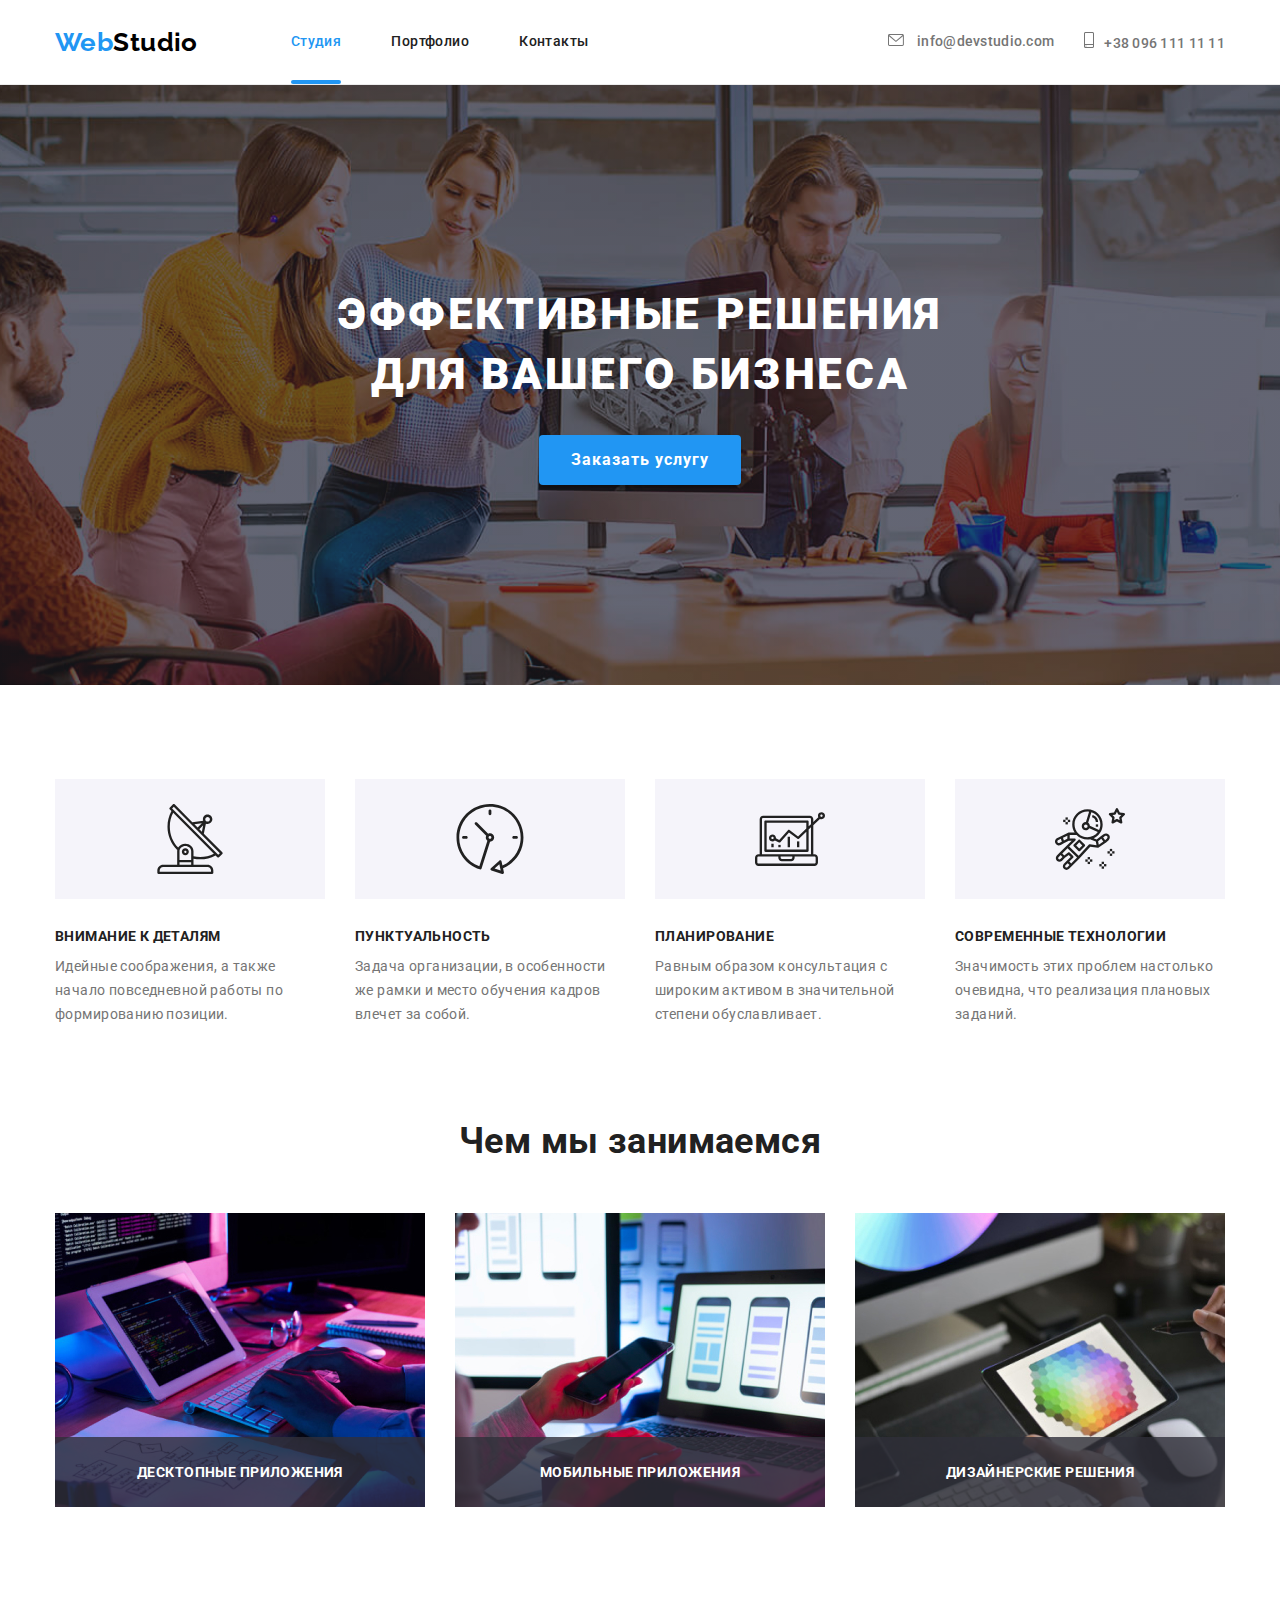
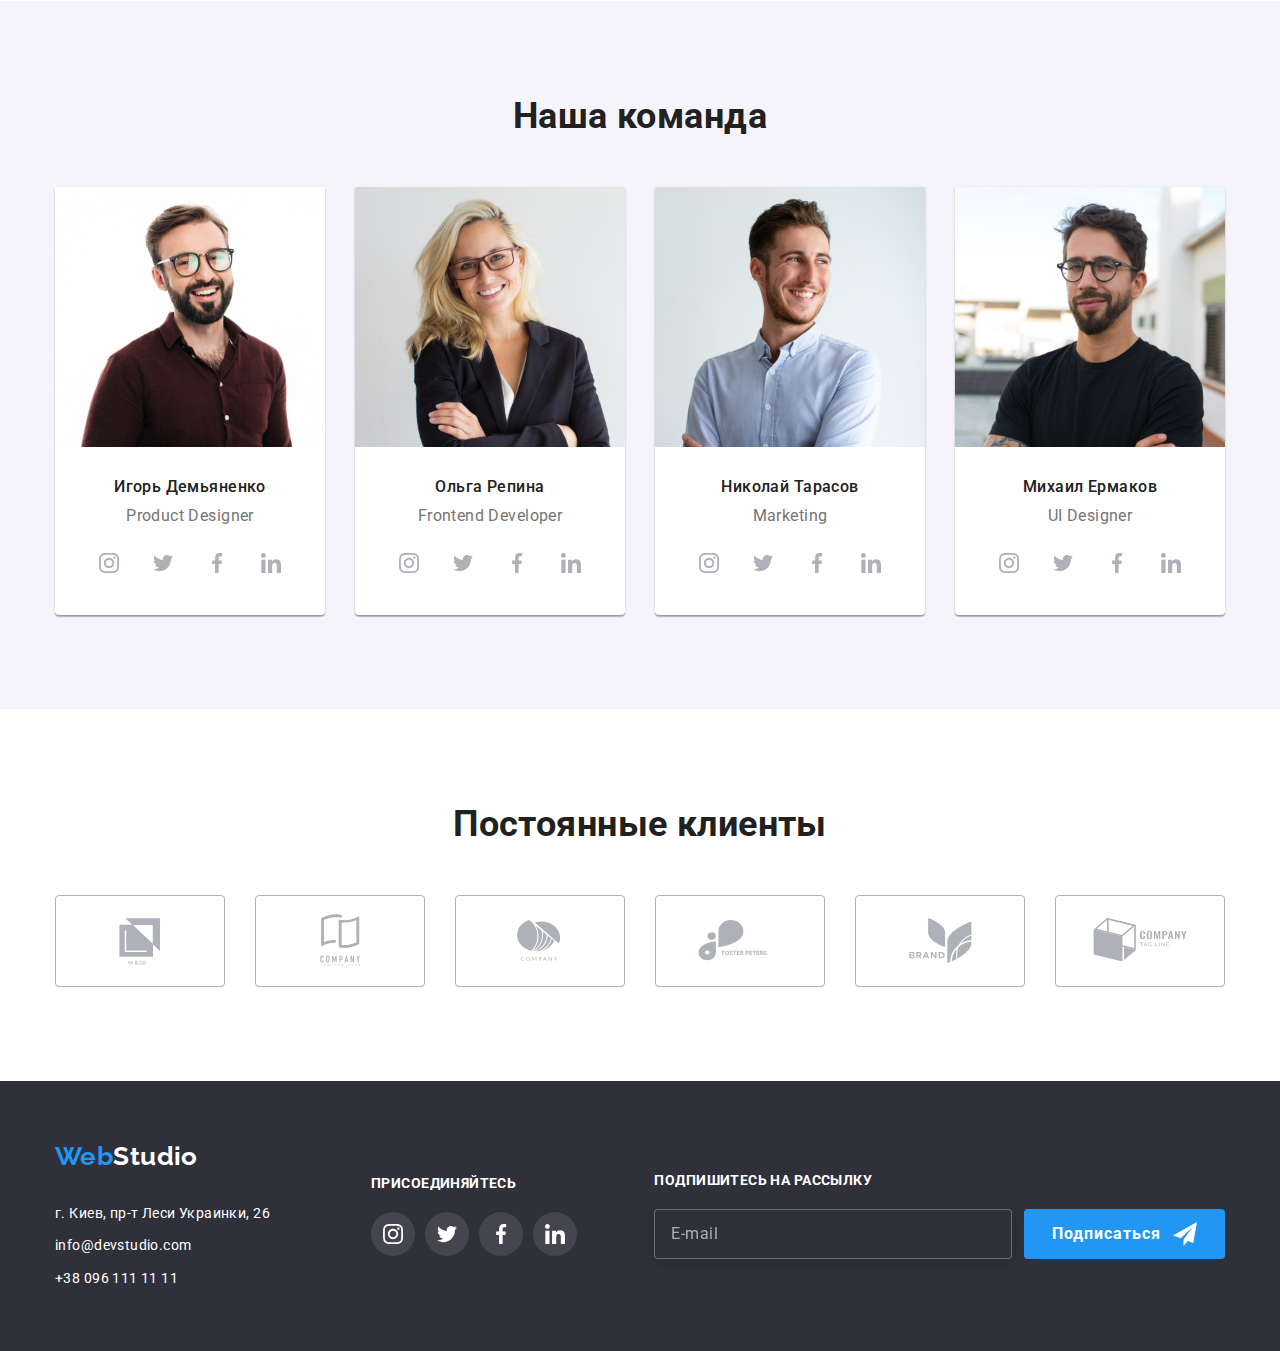
<file: index.html>
<!DOCTYPE html>
<html lang="ru">

<head>
    <meta charset="UTF-8">
    <meta http-equiv="X-UA-Compatible" content="IE=edge">
    <meta name="viewport" content="width=device-width, initial-scale=1.0">
    <title>Главная</title>
    <link rel="preconnect" href="https://fonts.googleapis.com">
    <link rel="preconnect" href="https://fonts.gstatic.com" crossorigin>
    <link
        href="https://fonts.googleapis.com/css2?family=Raleway:wght@700&family=Roboto:wght@400;500;700;900&display=swap"
        rel="stylesheet">
    <link rel="stylesheet"
        href="https://cdnjs.cloudflare.com/ajax/libs/modern-normalize/1.0.0/modern-normalize.min.css" />
    <link rel="stylesheet" href="./css/main.min.css">
</head>

<body>
    <!-- Header -->
    <header class="header">
        <div class="header__container container">
            <nav class="header__nav v-centered">
                <a class="header__logo logo link" href="./">
                    Web<span>Studio</span>
                </a>
                <ul class="header__list v-centered list">
                    <li><a class="header__link link current" href="./index.html">Студия</a></li>
                    <li><a class="header__link link" href="./portfolio.html">Портфолио</a></li>
                    <li><a class="header__link link" href="">Контакты</a></li>
                </ul>
                <ul class="header-contacts v-centered list">
                    <li class="centered">
                        <a class="header-contacts__link link" href="mailto:info@devstudio.com"><svg class="icon"
                                width="16" height="12">
                                <use href="./images/icons.svg/symbol-defs.svg#icon-envelope"></use>
                            </svg> <span> info@devstudio.com</span></a>
                    </li>
                    <li class="centered">

                        <a class="header-contacts__link link" href="tel:+380961111111"><svg class="icon" width="10"
                                height="16">
                                <use href="./images/icons.svg/symbol-defs.svg#icon-smartphone"></use>
                            </svg><span>+38 096 111 11 11</span></a>
                    </li>
                </ul>
            </nav>
        </div>
    </header>
    <!-- Main -->
    <main>
        <!-- Hero -->
        <section class="hero section">
            <div class="hero__container container">
                <h1 class="hero__title">Эффективные решения <br> для вашего бизнеса</h1>
                <button class="hero__button button primary" type="button" data-modal-open>Заказать услугу</button>


            </div>
        </section>
        <!-- Benefits -->
        <section class="benefits section">
            <div class="benefits__container container">
                <h2 class="visually-hidden">Преимущества</h2>
                <ul class="benefits__list list g-centered">
                    <li class="benefits__item item">
                        <div class="benefits__icon item centered"><svg class="icon" width="70" height="70">
                                <use href="./images/icons.svg/symbol-defs.svg#icon-antenna-1">
                                </use>
                            </svg></div>
                        <h3 class="benefits__title title">Внимание к деталям</h3>
                        <p class="benefits__description">Идейные соображения, а также начало повседневной работы по
                            формированию
                            позиции.
                        </p>
                    </li>
                    <li class="benefits__item item">
                        <div class="benefits__icon item centered"><svg class="icon" width="70" height="70">
                                <use href="./images/icons.svg/symbol-defs.svg#icon-clock-1">
                                </use>
                            </svg></div>
                        <h3 class="benefits__title title">Пунктуальность</h3>
                        <p class="benefits__description">Задача организации, в особенности же рамки и место обучения
                            кадров влечет за
                            собой.</p>
                    </li>
                    <li class="benefits__item item">
                        <div class="benefits__icon item centered"><svg class="icon" width="70" height="70">
                                <use href="./images/icons.svg/symbol-defs.svg#icon-diagram-1">
                                </use>
                            </svg></div>
                        <h3 class="benefits__title title">Планирование</h3>
                        <p class="benefits__description">Равным образом консультация с широким активом в значительной
                            степени
                            обуславливает.</p>
                    </li>
                    <li class="benefits__item item">
                        <div class="benefits__icon item centered"><svg class="icon" width="70" height="70">
                                <use href="./images/icons.svg/symbol-defs.svg#icon-astronaut-1">
                                </use>
                            </svg></div>
                        <h3 class="benefits__title title">Современные технологии</h3>
                        <p class="benefits__description">Значимость этих проблем настолько очевидна, что реализация
                            плановых заданий.
                        </p>
                    </li>
                </ul>
            </div>

        </section>
        <!--Work examples-->
        <section class="samples section">
            <div class="samples__container container">
                <h2 class="samples__title section-title">Чем мы занимаемся</h2>
                <ul class="samples__list list v-centered">
                    <li class="samples__item item">
                        <img class="img" src="./images/frontend_development.jpg" alt="человек печатает на клавиатуре"
                            width="370" />
                        <div class="samples__block">
                            <p class="samples__text">Десктопные приложения</p>
                        </div>
                    </li>
                    <li class="samples__item item">
                        <img class="img" src="./images/product_design.jpg"
                            alt="человек с телефоном в руке смотрит в ноутбук" width="370" />
                        <div class="samples__block">
                            <p class="samples__text">Мобильные приложения</p>
                        </div>
                    </li>
                    <li class="samples__item item">
                        <img class="img" src="./images/ui_design.jpg"
                            alt="человек выбирает цвет на графическом планшете" width="370" />
                        <div class="samples__block">
                            <p class="samples__text">Дизайнерские решения</p>
                        </div>
                    </li>
                </ul>
            </div>
        </section>
        <!-- Team -->
        <section class="team section">
            <div class="team__container container">
                <h2 class="team__title section-title">Наша команда</h2>
                <ul class="team__list g-centered list">
                    <li class="team__item item">
                        <a class="link" href="">
                            <img class="img" src="./images/product_designer.jpg" alt="дизайнер продукта" width="270" />
                        </a>
                        <div class="team__description">
                            <h3 class="team__name title">Игорь Демьяненко</h3>
                            <p class="team__role" lang="en">Product Designer</p>
                            <ul class="list g-centered">
                                <li class="social__item"> <a class="link social__link centered" href=""> <svg
                                            class="icon" width="20" height="20">
                                            <use href="./images/icons.svg/symbol-defs.svg#icon-instagram"></use>
                                        </svg></a></li>
                                <li class="social__item"><a class="link social__link centered" href=""><svg class="icon"
                                            width="20" height="20">
                                            <use href="./images/icons.svg/symbol-defs.svg#icon-twitter"></use>
                                        </svg></a></li>
                                <li class="social__item"><a class="link social__link centered" href=""><svg class="icon"
                                            width="20" height="20">
                                            <use href="./images/icons.svg/symbol-defs.svg#icon-facebook"></use>
                                        </svg></a></li>
                                <li class="social__item"><a class="link social__link centered" href=""><svg class="icon"
                                            width="20" height="20">
                                            <use href="./images/icons.svg/symbol-defs.svg#icon-linkedin"></use>
                                        </svg></a></li>
                            </ul>
                        </div>
                    </li>
                    <li class="team__item item">
                        <a class="link" href="">
                            <img class="img" src="./images/frontend_developer.jpg " alt="фронтенд-разработчик"
                                width="270" />
                        </a>
                        <div class="team__description">
                            <h3 class="team__name title">Ольга Репина</h3>
                            <p class="team__role" lang="en">Frontend Developer</p>
                            <ul class="list g-centered ">
                                <li class="social__item"><a class="link social__link centered" href=""><svg class="icon"
                                            width="20" height="20">
                                            <use href="./images/icons.svg/symbol-defs.svg#icon-instagram"></use>
                                        </svg></a></li>
                                <li class="social__item"><a class="link social__link centered" href=""><svg class="icon"
                                            width="20" height="20">
                                            <use href="./images/icons.svg/symbol-defs.svg#icon-twitter"></use>
                                        </svg></a></li>
                                <li class="social__item"><a class="link social__link centered" href=""><svg class="icon"
                                            width="20" height="20">
                                            <use href="./images/icons.svg/symbol-defs.svg#icon-facebook"></use>
                                        </svg></a>
                                </li>
                                <li class="social__item"><a class="link social__link centered" href=""><svg class="icon"
                                            width="20" height="20">
                                            <use href="./images/icons.svg/symbol-defs.svg#icon-linkedin"></use>
                                        </svg> </a>
                                </li>
                            </ul>
                        </div>
                    </li>
                    <li class="team__item item">
                        <a class="link" href="">
                            <img class="img" src="./images/marketing.jpg" alt="маркетинг" width="270" />
                        </a>
                        <div class="team__description">
                            <h3 class="team__name title">Николай Тарасов</h3>
                            <p class="team__role" lang="en">Marketing</p>
                            <ul class="list g-centered">
                                <li class="social__item"><a class="link social__link centered" href=""><svg class="icon"
                                            width="20" height="20">
                                            <use href="./images/icons.svg/symbol-defs.svg#icon-instagram"></use>
                                        </svg></a></li>
                                <li class="social__item"><a class="link social__link centered" href=""><svg class="icon"
                                            width="20" height="20">
                                            <use href="./images/icons.svg/symbol-defs.svg#icon-twitter"></use>
                                        </svg></a></li>
                                <li class="social__item"><a class="link social__link centered" href=""><svg class="icon"
                                            width="20" height="20">
                                            <use href="./images/icons.svg/symbol-defs.svg#icon-facebook"></use>
                                        </svg></a></li>
                                <li class="social__item"><a class="link social__link centered" href=""><svg class="icon"
                                            width="20" height="20">
                                            <use href="./images/icons.svg/symbol-defs.svg#icon-linkedin"></use>
                                        </svg></a></li>
                            </ul>
                        </div>
                    </li>
                    <li class="team__item item">
                        <a class="link" href="">
                            <img class="img" src="./images/ui_designer.jpg" alt="креативный дизайнер" width="270" />
                        </a>
                        <div class="team__description">
                            <h3 class="team__name title">Михаил Ермаков</h3>
                            <p class=" team__role" lang="en">UI Designer</p>
                            <ul class="list g-centered">
                                <li class="social__item"><a class="link social__link centered" href=""><svg class="icon"
                                            width="20" height="20">
                                            <use href="./images/icons.svg/symbol-defs.svg#icon-instagram"></use>
                                        </svg></a></li>
                                <li class="social__item"><a class="link social__link centered" href=""><svg class="icon"
                                            width="20" height="20">
                                            <use href="./images/icons.svg/symbol-defs.svg#icon-twitter"></use>
                                        </svg></a></li>
                                <li class="social__item"><a class="link social__link centered" href=""><svg class="icon"
                                            width="20" height="20">
                                            <use href="./images/icons.svg/symbol-defs.svg#icon-facebook"></use>
                                        </svg></a></li>
                                <li class="social__item"><a class="link social__link centered" href=""><svg class="icon"
                                            width="20" height="20">
                                            <use href="./images/icons.svg/symbol-defs.svg#icon-linkedin"></use>
                                        </svg></a></li>
                            </ul>
                        </div>
                    </li>
                </ul>
            </div>
        </section>
        <!-- Clients -->
        <section class="section">
            <div class="clients container">
                <h2 class="section-title">Постоянные клиенты</h2>
                <ul class="clients__list list g-centered">
                    <li class="item"><a class="clients__link link centered" href=""><svg class="icon" width="170"
                                height="92">
                                <use href="./images/icons.svg/symbol-defs.svg#icon-client-1"></use>
                            </svg></a></li>
                    <li class="item"><a class="clients__link link centered" href=""><svg class="icon" width="170"
                                height="92">
                                <use href="./images/icons.svg/symbol-defs.svg#icon-client-2"></use>
                            </svg></a></li>
                    <li class="item"><a class="clients__link link centered" href=""><svg class="icon" width="170"
                                height="92">
                                <use href="./images/icons.svg/symbol-defs.svg#icon-client-3"></use>
                            </svg></a></li>
                    <li class="item"><a class="clients__link link centered" href=""><svg class="icon" width="170"
                                height="92">
                                <use href="./images/icons.svg/symbol-defs.svg#icon-client-4"></use>
                            </svg></a></li>
                    <li class="item"><a class="clients__link link centered" href=""><svg class="icon" width="170"
                                height="92">
                                <use href="./images/icons.svg/symbol-defs.svg#icon-client-5"></use>
                            </svg></a></li>
                    <li class="item"><a class="clients__link link centered" href=""><svg class="icon" width="170"
                                height="92">
                                <use href="./images/icons.svg/symbol-defs.svg#icon-client-6"></use>
                            </svg></a></li>
                </ul>
            </div>
        </section>
    </main>
    <!-- Footer -->
    <footer class="footer">
        <div class="footer__container container v-centered">
            <div class="footer__block">
                <a class="footer__logo logo link" href="./">
                    Web<span>Studio</span>
                </a>
                <address class="footer__address">
                    <ul class="footer__list list">
                        <li class="footer__item">
                            <p class="footer__p">г. Киев, пр-т Леси Украинки, 26</p>
                        </li>
                        <li class="footer__item"><a class="link footer-link"
                                href="mailto:info@devstudio.com">info@devstudio.com</a>
                        </li>
                        <li class="footer__item"><a class="link footer-link" href="tel:+380961111111">+38 096 111 11
                                11</a></li>
                    </ul>
                </address>
            </div>
            <div class="social">
                <h3 class="social__title">Присоединяйтесь</h3>
                <ul class="social__list list g-centered">
                    <li class="social__item"><a class="social__link link centered" href=""><svg class="icon" width="20"
                                height="20">
                                <use href="./images/icons.svg/symbol-defs.svg#icon-instagram"></use>
                            </svg></a></li>
                    <li class="social__item"><a class="social__link link centered" href=""><svg class="icon" width="20"
                                height="20">
                                <use href="./images/icons.svg/symbol-defs.svg#icon-twitter"></use>
                            </svg></a></li>
                    <li class="social__item"><a class="social__link link centered" href=""><svg class="icon" width="20"
                                height="20">
                                <use href="./images/icons.svg/symbol-defs.svg#icon-facebook"></use>
                            </svg></a></li>
                    <li class="social__item"><a class="social__link link centered" href=""><svg class="icon" width="20"
                                height="20">
                                <use href="./images/icons.svg/symbol-defs.svg#icon-linkedin"></use>
                            </svg></a></li>
                </ul>
            </div>
            <div class="signup">
                <h3 class="signup__title">Подпишитесь на рассылку</h3>
                <form class="signup__form">
                    <input type="email" name="mail" placeholder="E-mail" class="signup__input">
                    <button type="button" class="button signup__button">Подписаться <svg class="icon signup__icon"
                            width="24" height="24">
                            <use href="./images/icons.svg/symbol-defs.svg#icon-telegram"></use>
                        </svg></button>
                </form>
            </div>
        </div>
    </footer>
    <!-- Modal -->
    <div class="backdrop is-hidden" data-modal>
        <div class="modal">
            <button data-modal-close type="button" class="modal__close-button">
                <svg class="icon" width="11" height="11">
                    <use href="./images/icons.svg/symbol-defs.svg#icon-close"></use>
                </svg>
            </button>
            <form class="modal__form">
                <b class="modal__title">Оставьте свои данные, мы вам перезвоним</b>
                <label for="username" class="modal__field">
                    <input type="text" name="username" class="modal__input" />
                    <span class="modal__text">Имя</span>
                    <svg class="icon modal__icon">
                        <use href="./images/icons.svg/symbol-defs.svg#icon-persone"></use>
                    </svg>
                </label>
                <label for="mail" class="modal__field">
                    <input type="tel" name="phone" class="modal__input" />
                    <span class="modal__text">Телефон</span>
                    <svg class="icon modal__icon">
                        <use href="./images/icons.svg/symbol-defs.svg#icon-phone"></use>
                    </svg>
                </label>
                <label for="username" class="modal__field">
                    <input type="email" name="mail" class="modal__input" />
                    <span class="modal__text">Почта</span>
                    <svg class="icon modal__icon">
                        <use href="./images/icons.svg/symbol-defs.svg#icon-mail"></use>
                    </svg>
                </label>
                <label for="comment" class="modal__field modal__field-textarea">
                    <textarea class="modal__input modal__textarea" name="comment"
                        placeholder="Введите текст"></textarea><span class="modal__text">Комментарий</span>
                </label>

                <label for="policy" class="modal__policy">
                    <input type="checkbox" name="policy" value="policy" id="policy"
                        class="modal__checkbox checkbox visually-hidden" />
                    <span class="modal__checkbox-icon"></span>
                    <span class="modal__policy-text">Соглашаюсь с рассылкой и принимаю</span>
                    <a class="modal__link" href="">Условия договора</a>
                </label>
                <button type="submit" class="modal__button button primary">Отправить</button>
            </form>
        </div>
    </div>
    <script src="./js/modal.js"></script>
</body>

</html>
</file>
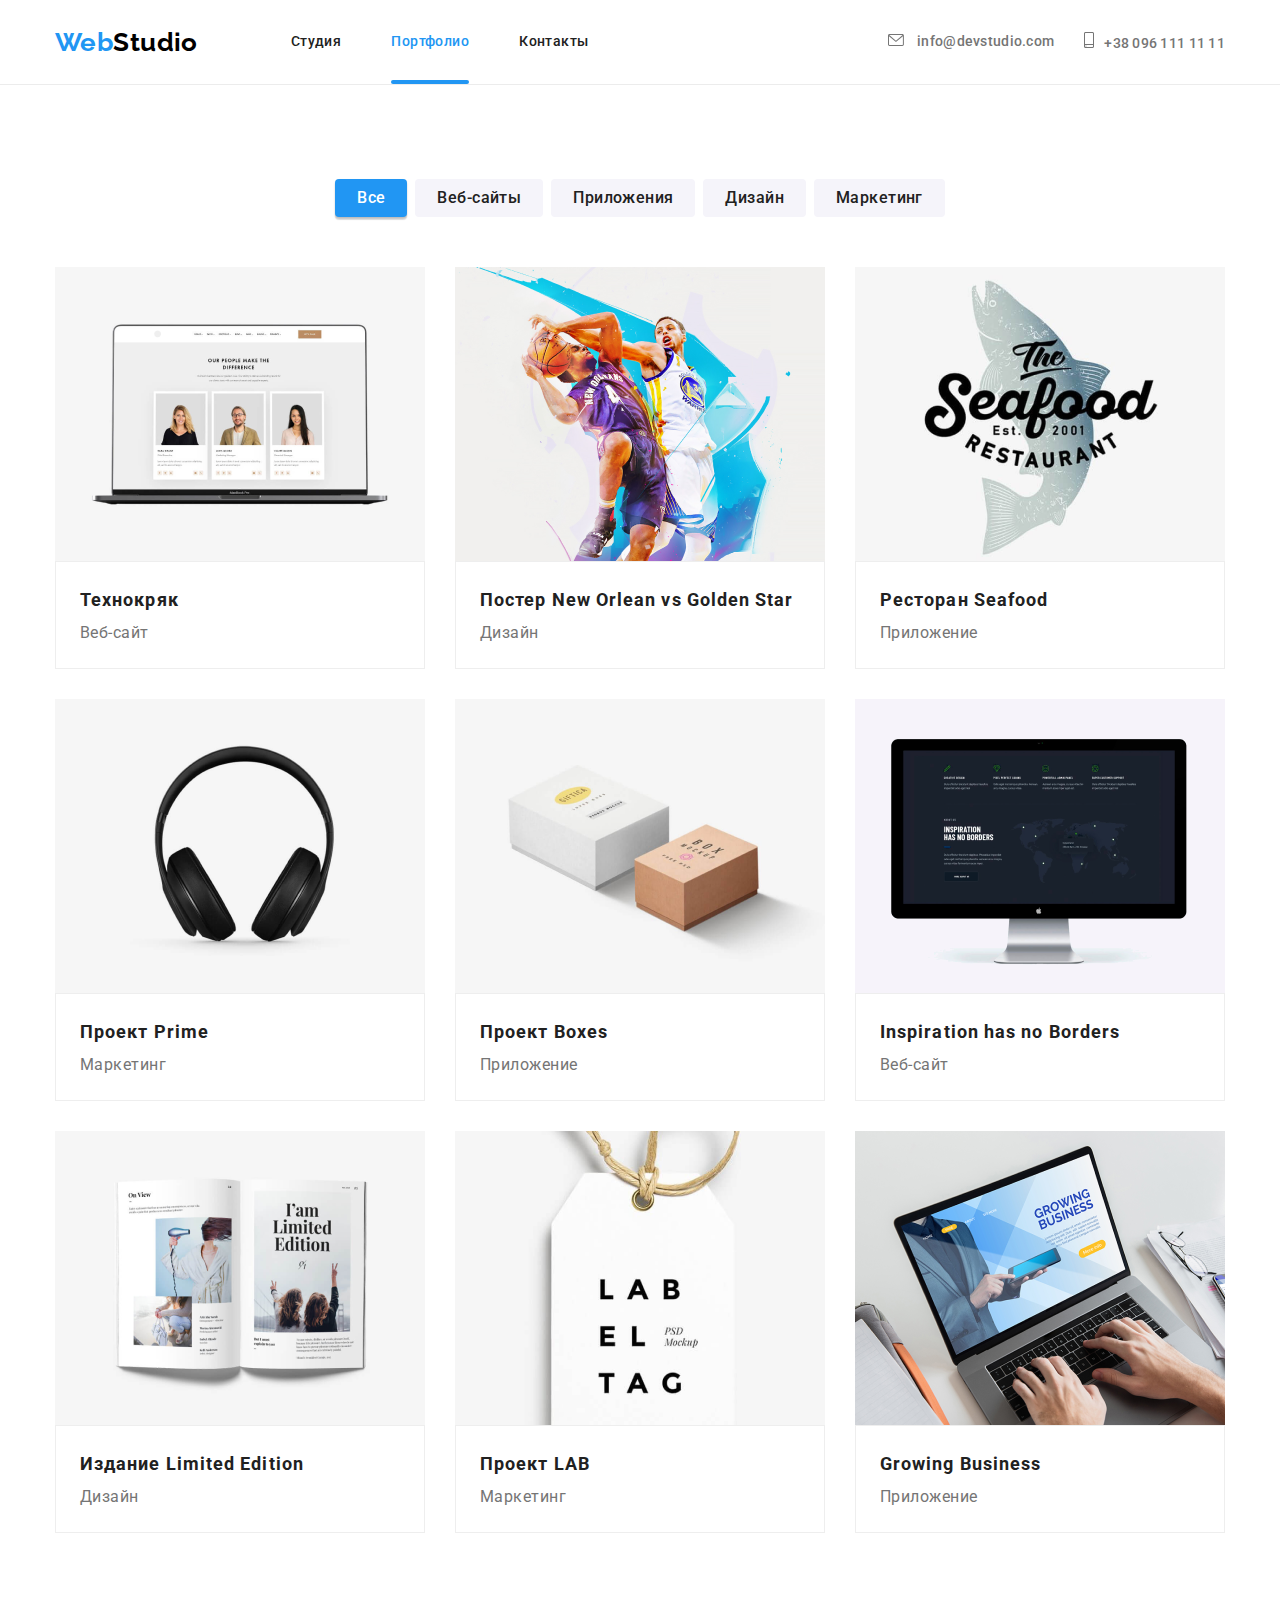
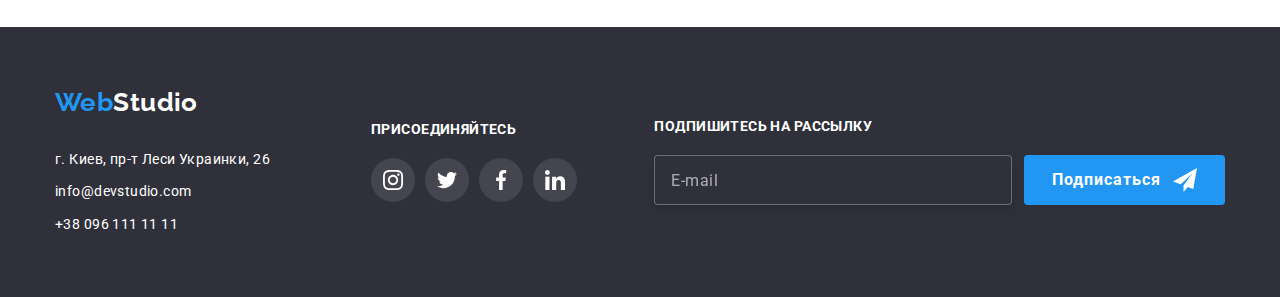
<file: portfolio.html>
<!DOCTYPE html>
<html lang="en">

<head>
    <meta charset="UTF-8">
    <meta http-equiv="X-UA-Compatible" content="IE=edge">
    <meta name="viewport" content="width=device-width, initial-scale=1.0">
    <title>Портфолио</title>
    <link rel="preconnect" href="https://fonts.googleapis.com">
    <link rel="preconnect" href="https://fonts.gstatic.com" crossorigin>
    <link
        href="https://fonts.googleapis.com/css2?family=Raleway:wght@700&family=Roboto:wght@400;500;700;900&display=swap"
        rel="stylesheet">
    <link rel="stylesheet"
        href="https://cdnjs.cloudflare.com/ajax/libs/modern-normalize/1.0.0/modern-normalize.min.css" />
    <link rel="stylesheet" href="./css/main.min.css">
</head>

<body>
    <!-- Header -->
    <header class="header">
        <div class="header__container container">
            <nav class="header__nav v-centered">
                <a class="header__logo link logo" href="./">
                    Web<span>Studio</span>
                </a>
                <ul class="header__list v-centered list">
                    <li><a class="header__link link" href="./index.html">Студия</a></li>
                    <li><a class="header__link link current" href="./portfolio.html">Портфолио</a></li>
                    <li><a class="header__link link" href="">Контакты</a></li>
                </ul>
                <ul class="header-contacts v-centered list">
                    <li class="centered">
                        <a class="header-contacts__link link" href="mailto:info@devstudio.com"><svg class="icon"
                                width="16" height="12">
                                <use href="./images/icons.svg/symbol-defs.svg#icon-envelope"></use>
                            </svg> <span> info@devstudio.com</span></a>
                    </li>
                    <li class="centered">

                        <a class="header-contacts__link link" href="tel:+380961111111"><svg class="icon" width="10"
                                height="16">
                                <use href="./images/icons.svg/symbol-defs.svg#icon-smartphone"></use>
                            </svg><span>+38 096 111 11 11</span></a>
                    </li>
                </ul>
            </nav>
        </div>
    </header>
    <!-- Main -->
    <main>
        <!-- Works -->
        <section class="works section">
            <div class="works__container container">
                <h2 class="works__title visually-hidden">Кнопки</h2>
                <ul class="works__btn-list g-centered">
                    <li class="works__btn-item">
                        <button class="button primary" type="button">Все</button>
                    </li>
                    <li class="works__btn-item">
                        <button class="button secondary" type="button">Веб-сайты</button>
                    </li>
                    <li class="works__btn-item">
                        <button class="button secondary" type="button">Приложения</button>
                    </li>
                    <li class="works__btn-item">
                        <button class="button secondary" type="button">Дизайн</button>
                    </li>
                    <li class="works__btn-item">
                        <button class="button secondary" type="button">Маркетинг</button>
                    </li>
                </ul>
                <h2 class="works__title visually-hidden">Примеры работ</h2>
                <ul class="works__list list">
                    <li class="works__sample">
                        <a class="link works__overlay" href="">
                            <img class="img" src="./images/macbook_pro.png" alt="изображение людей на ноутбуке">
                            <div class="works__decoration">
                                <p class="works__text">
                                    Технокряк это современная площадка распространения
                                    коронавируса. Компании используют эту платформу для
                                    цифрового шпионажа и атак на защищённые сервера конкурентов.
                                </p>
                            </div>
                        </a>
                        <div class="works__description-container">
                            <h3 class="works__name title">Технокряк</h3>
                            <p class="works__type">Веб-сайт</p>
                        </div>
                    </li>
                    <li class="works__sample">
                        <a class="link works__overlay" href="">
                            <img class="img" src="./images/poster_basketball.png"
                                alt="баскетболист отбирает мяч у противника">
                            <div class="works__decoration">
                                <p class="works__text">
                                    Технокряк это современная площадка распространения
                                    коронавируса. Компании используют эту платформу для
                                    цифрового шпионажа и атак на защищённые сервера конкурентов.
                                </p>
                            </div>
                        </a>
                        <div class="works__description-container">
                            <h3 class="works__name title">Постер New Orlean vs Golden Star</h3>
                            <p class="works__type">Дизайн</p>
                        </div>
                    </li>
                    <li class="works__sample">
                        <a class="link works__overlay" href="">
                            <img class="img" src="./images/restaurant_seafood.png"
                                alt="название ресторана на фоне изображения рыбы">
                            <div class="works__decoration">
                                <p class="works__text">
                                    Технокряк это современная площадка распространения
                                    коронавируса. Компании используют эту платформу для
                                    цифрового шпионажа и атак на защищённые сервера конкурентов.
                                </p>
                            </div>
                        </a>
                        <div class="works__description-container">
                            <h3 class="works__name title">Ресторан Seafood</h3>
                            <p class="works__type">Приложение</p>
                        </div>
                    </li>
                    <li class="works__sample">
                        <a class="link works__overlay" href="">
                            <img class="img" src="./images/headphones.png" alt="наушники черного цвета">
                            <div class="works__decoration">
                                <p class="works__text">
                                    Технокряк это современная площадка распространения
                                    коронавируса. Компании используют эту платформу для
                                    цифрового шпионажа и атак на защищённые сервера конкурентов.
                                </p>
                            </div>
                        </a>
                        <div class="works__description-container">
                            <h3 class="works__name title">Проект Prime</h3>
                            <p class="works__type">Маркетинг</p>
                        </div>
                    </li>
                    <li class="works__sample">
                        <a class="link works__overlay" href="">
                            <img class="img" src="./images/boxes.png" alt="белая и розовая коробочки">
                            <div class="works__decoration">
                                <p class="works__text">
                                    Технокряк это современная площадка распространения
                                    коронавируса. Компании используют эту платформу для
                                    цифрового шпионажа и атак на защищённые сервера конкурентов.
                                </p>
                            </div>
                        </a>
                        <div class="works__description-container">
                            <h3 class="works__name title">Проект Boxes</h3>
                            <p class="works__type">Приложение</p>
                        </div>
                    </li>
                    <li class="works__sample">
                        <a class="link works__overlay" href="">
                            <img class="img" src="./images/computer.png" alt="веб-сайт, открытый на экране компьютера">
                            <div class="works__decoration">
                                <p class="works__text">
                                    Технокряк это современная площадка распространения
                                    коронавируса. Компании используют эту платформу для
                                    цифрового шпионажа и атак на защищённые сервера конкурентов.
                                </p>
                            </div>
                        </a>
                        <div class="works__description-container">
                            <h3 class="works__name title">Inspiration has no Borders</h3>
                            <p class="works__type">Веб-сайт</p>
                        </div>
                    </li>
                    <li class="works__sample">
                        <a class="link works__overlay" href="">
                            <img class="img" src="./images/magazine.png" alt="разворот журнала">
                            <div class="works__decoration">
                                <p class="works__text">
                                    Технокряк это современная площадка распространения
                                    коронавируса. Компании используют эту платформу для
                                    цифрового шпионажа и атак на защищённые сервера конкурентов.
                                </p>
                            </div>
                        </a>
                        <div class="works__description-container">
                            <h3 class="works__name title">Издание Limited Edition</h3>
                            <p class="works__type">Дизайн</p>
                        </div>
                    </li>
                    <li class="works__sample">
                        <a class="link works__overlay" href="">
                            <img class="img" src="./images/label.png" alt="бирка с названием бренда">
                            <div class="works__decoration">
                                <p class="works__text">
                                    Технокряк это современная площадка распространения
                                    коронавируса. Компании используют эту платформу для
                                    цифрового шпионажа и атак на защищённые сервера конкурентов.
                                </p>
                            </div>
                        </a>
                        <div class="works__description-container">
                            <h3 class="works__name title">Проект LAB</h3>
                            <p class="works__type">Маркетинг</p>
                        </div>
                    </li>
                    <li class="works__sample">
                        <a class="link works__overlay" href="">
                            <img class="img" src="./images/laptop.png" alt="человек печатает на ноутбуке">
                            <div class="works__decoration">
                                <p class="works__text">
                                    Технокряк это современная площадка распространения
                                    коронавируса. Компании используют эту платформу для
                                    цифрового шпионажа и атак на защищённые сервера конкурентов.
                                </p>
                            </div>
                        </a>
                        <div class="works__description-container">
                            <h3 class="works__name title">Growing Business</h3>
                            <p class="works__type">Приложение</p>
                        </div>
                    </li>
                </ul>
            </div>
        </section>
    </main>
    <!-- Footer -->
    <footer class="footer">
        <div class="footer__container container v-centered">
            <div class="footer__block">
                <a class="footer__logo logo link" href="./">
                    Web<span>Studio</span>
                </a>
                <address class="footer__address">
                    <ul class="footer__list list">
                        <li class="footer__item">
                            <p class="footer__p">г. Киев, пр-т Леси Украинки, 26</p>
                        </li>
                        <li class="footer__item"><a class="link footer-link"
                                href="mailto:info@devstudio.com">info@devstudio.com</a>
                        </li>
                        <li class="footer__item"><a class="link footer-link" href="tel:+380961111111">+38 096 111 11
                                11</a></li>
                    </ul>
                </address>
            </div>
            <div class="social">
                <h3 class="social__title">Присоединяйтесь</h3>
                <ul class="social__list list g-centered">
                    <li class="social__item"><a class="social__link link centered" href=""><svg class="icon" width="20"
                                height="20">
                                <use href="./images/icons.svg/symbol-defs.svg#icon-instagram"></use>
                            </svg></a></li>
                    <li class="social__item"><a class="social__link link centered" href=""><svg class="icon" width="20"
                                height="20">
                                <use href="./images/icons.svg/symbol-defs.svg#icon-twitter"></use>
                            </svg></a></li>
                    <li class="social__item"><a class="social__link link centered" href=""><svg class="icon" width="20"
                                height="20">
                                <use href="./images/icons.svg/symbol-defs.svg#icon-facebook"></use>
                            </svg></a></li>
                    <li class="social__item"><a class="social__link link centered" href=""><svg class="icon" width="20"
                                height="20">
                                <use href="./images/icons.svg/symbol-defs.svg#icon-linkedin"></use>
                            </svg></a></li>
                </ul>
            </div>
            <div class="signup">
                <h3 class="signup__title">Подпишитесь на рассылку</h3>
                <form class="signup__form">
                    <input type="email" name="mail" placeholder="E-mail" class="signup__input">
                    <button type="button" class="button signup__button">Подписаться <svg class="icon signup__icon"
                            width="24" height="24">
                            <use href="./images/icons.svg/symbol-defs.svg#icon-telegram"></use>
                        </svg></button>
                </form>
            </div>
        </div>
    </footer>
</body>

</html>
</file>
<file: css/main.min.css>
:root{--primary-text-color: #757575;--accent-color: #2196f3;--primary-black-color: #000000;--primary-white-color: #ffffff;--hero-bg-color: #2f303a;--secondary-white-color: #f5f4fa;--common-title-color: #212121;--header-border-color: #ececec;--works-border-color: #eeeeee;--footer-color: #2f303a;--svg-social-color: #afb1b8;--svg-footer-color: rgba(255, 255, 255, 0.1);--footer-hyperlink-color: rgba(255, 255, 255, 0.6);--timing-function: cubic-bezier(0.4, 0, 0.2, 1);--logo-font-size: 26px;--primary-font-size: 14px;--portfolio-font-size: 16px;--first-title-size: 44px;--secondary-title-size: 36px;--portfolio-title-size: 18px;--title-line-height: 1.17}body{background-color:#e5e5e5;color:var(--primary-text-color);font-family:Roboto, sans-serif;font-size:var(--primary-font-size);line-height:1.71;font-weight:400;font-style:normal;letter-spacing:0.03em}.visually-hidden{position:absolute;white-space:nowrap;width:1px;height:1px;overflow:hidden;border:0;padding:0;clip:rect(0 0 0 0);clip-path:inset(50%);margin:-1px}.g-centered{display:flex;justify-content:center}.v-centered{display:flex;align-items:center}.centered{display:flex;align-items:center;justify-content:center}.list{padding:0;margin:0;list-style:none}.img{display:block}.container{margin-left:auto;margin-right:auto;width:1200px;padding-left:15px;padding-right:15px}.icon{fill:currentColor;transition:color 250ms var(--timing-function)}p,h1,h2,h3,h4,h5,h6{margin:0}.link{text-decoration:none;color:inherit;letter-spacing:inherit;transition:color 250ms var(--timing-function)}.link:hover,.link:focus{color:var(--accent-color)}.link.current{color:var(--accent-color);position:relative;transition:color 250ms var(--timing-function)}.link.current::after{display:block;position:absolute;content:'';width:100%;height:4px;background-color:var(--accent-color);border-radius:2px;top:47px}.link.current:hover,.link.current:focus{color:inherit}.button{text-decoration:none;text-align:center;cursor:pointer;border:none;letter-spacing:inherit;border-radius:4px;padding:10px 32px;transition:color 250ms var(--timing-function)}.button.primary{color:var(--primary-white-color);background-color:var(--accent-color);box-shadow:0px 3px 1px rgba(0,0,0,0.1),0px 1px 2px rgba(0,0,0,0.08),0px 2px 2px rgba(0,0,0,0.12);transition:color 250ms var(--timing-function)}.button.primary:hover,.button.primary:focus{background-color:#188ce8}.button.secondary{color:var(--common-title-color);background-color:var(--secondary-white-color);transition:background-color 250ms var(--timing-function)}.button.secondary:hover,.button.secondary:focus{color:var(--primary-white-color);background-color:var(--accent-color);box-shadow:0px 3px 1px rgba(0,0,0,0.1),0px 1px 2px rgba(0,0,0,0.08),0px 2px 2px rgba(0,0,0,0.12)}.backdrop{position:fixed;top:0;left:0;width:100vw;height:100vh;background-color:rgba(0,0,0,0.2);transition:opasity 500ms linear, visibility 500ms linear}.backdrop .is-hidden .modal{transform:translate(-50%, -50%) scale(0.2)}.is-hidden{opacity:1;pointer-events:none;visibility:hidden}.modal{display:flex;justify-content:center;align-items:center;position:absolute;top:50%;left:50%;transform:translate(-50%, -50%) scale(1);min-width:528px;min-height:581px;background-color:var(--primary-white-color);box-shadow:0px 1px 3px rgba(0,0,0,0.12),0px 1px 1px rgba(0,0,0,0.14),0px 2px 1px rgba(0,0,0,0.2);border-radius:4px;z-index:3;transition:transform 500ms var(--timing-function)}.modal__form{display:flex;flex-direction:column;width:448px}.modal__title{margin-bottom:30px;font-weight:700;font-size:20px;line-height:1.15;letter-spacing:0.03em;color:var(--common-title-color)}.modal__field{position:relative;margin-bottom:28px;color:var(--common-title-color)}.modal__text{position:absolute;left:0;top:-18px;font-size:12px;line-height:1.17;letter-spacing:0.01em;color:var(--primary-text-color)}.modal__input{width:100%;height:40px;padding-left:42px;border:1px solid rgba(33,33,33,0.2);border-radius:4px;cursor:pointer;transition:color 250ms var(--timing-function)}.modal__input:focus{outline:none;border-color:var(--accent-color);cursor:text}.modal__input:focus ~ .modal__icon{color:var(--accent-color)}.modal__field-textarea{margin-bottom:20px}.modal__textarea{height:120px;padding:12px 16px;resize:none}.modal__textarea::placeholder{font-size:12px;line-height:1.17;letter-spacing:0.01em;color:rgba(117,117,117,0.5)}.modal__policy{margin-bottom:30px;margin-left:14px}.modal__policy-text{font-size:14px;line-height:0.58;letter-spacing:0.03em;color:var(--primary-text-color)}.modal__link{text-decoration:underline;color:var(--accent-color)}.modal__checkbox-icon{display:inline-block;width:15px;height:15px;vertical-align:text-top;border:2px solid var(--common-title-color);border-radius:2px}.checkbox:checked ~ .modal__policy-text{color:var(--common-title-color)}.checkbox:checked+.modal__checkbox-icon{border-color:var(--accent-color);background-color:var(--accent-color);background-image:url(../images/check.svg);background-size:contain;background-origin:content-box;background-repeat:no-repeat}.modal__icon{position:absolute;top:11px;left:12px;width:18px;height:18px}.modal__button{align-self:center;line-height:30px;font-weight:700;width:200px;height:50px;letter-spacing:0.06em;font-family:Roboto;font-style:normal;transition:250ms var(--timing-function);transition:color 250ms var(--timing-function)}.modal__close-button{position:absolute;display:flex;justify-content:center;align-items:center;top:8px;right:8px;width:30px;height:30px;border:1px solid rgba(0,0,0,0.1);border-radius:50%;text-align:center;background-color:var(--primary-white-color);color:var(--common-title-color);cursor:pointer;transition-property:background-color, color;transition-timing-function:var(--timing-function);transition-duration:250ms}.modal__close-button:hover,.modal__close-button:focus{color:var(--accent-color)}.logo{font-size:var(--logo-font-size);font-family:Raleway;font-weight:700;line-height:1.19}.logo>span{color:var(--primary-black-color)}.logo.link{color:var(--accent-color)}.header{background-color:var(--primary-white-color);border-bottom:1px solid var(--header-border-color)}.header__list{margin-left:93px}.header-contacts li+li,.header__list li+li{margin-left:50px}.header__link .link,.header-contacts .link{display:block;padding-top:32px;padding-bottom:32px;font-style:inherit;line-height:1.14;letter-spacing:0.02em}.header__link{color:var(--common-title-color);font-weight:inherit;font-weight:500;transition:color 250ms var(--timing-function)}.header__link .current:hover,.header__link .current:focus{color:var(--common-title-color)}.header-contacts{margin-left:auto;font-weight:500}.header-contacts li+li{margin-left:30px}.header-contacts span{margin-left:10px}.header-contacts__link{color:var(--primary-text-color)}.title{margin:0}.section-title{margin-top:0;margin-bottom:50px;color:var(--common-title-color);font-weight:700;font-size:var(--secondary-title-size);line-height:1.17;text-align:center}.section{background-color:var(--primary-white-color);margin-top:0;padding:94px 0}.section .item+.item{margin-left:30px}.hero{padding:200px 0;background-color:var(--hero-bg-color);background-image:linear-gradient(rgba(47,48,58,0.4), rgba(47,48,58,0.4)),url(../images/team.png);background-repeat:no-repeat;background-size:cover;background-position:center;text-align:center}.hero .button{padding:10px 32px;font-weight:700;font-size:16px;line-height:1.88;letter-spacing:0.06em}.hero__title{margin:0 auto 30px auto;width:696px;color:var(--primary-white-color);font-weight:900;font-size:var(--first-title-size);line-height:1.36;letter-spacing:0.06em;text-transform:uppercase}.benefits{padding-bottom:0}.benefits__title{margin-bottom:10px;color:var(--common-title-color);font-weight:700;font-size:var(--primary-font-size);line-height:1.14;text-transform:uppercase}.benefits__item{width:270px}.benefits__icon{background-color:var(--secondary-white-color);height:120px;margin-bottom:30px}.benefits__icon>.icon{fill:var(--common-title-color)}.samples__list{display:flex}.samples__item{width:370px;position:relative}.samples__block{position:absolute;bottom:0;width:100%;padding:27px 0;text-align:center;background:rgba(47,48,58,0.8)}.samples__text{font-weight:700;line-height:calc(16 / 14);text-transform:uppercase;color:#ffffff}.team{background-color:var(--secondary-white-color)}.team__item{background-color:var(--primary-white-color);width:270px;box-shadow:0px 1px 3px rgba(0,0,0,0.12),0px 1px 1px rgba(0,0,0,0.14),0px 2px 1px rgba(0,0,0,0.2);border-radius:0px 0px 4px 4px}.team__description{margin:30px auto}.team__name{margin-bottom:10px;color:var(--common-title-color);font-weight:500}.team__name,.team__role{font-size:16px;line-height:1.19;text-align:center}.team__role{margin-bottom:16px}.clients__link{width:170px;height:92px;color:var(--svg-social-color);border:1px solid var(--svg-social-color);border-radius:4px;transition:color 250ms var(--timing-function)}.clients__link:hover,.clients__link:focus{border:1px solid var(--accent-color)}.footer{background-color:var(--footer-color);padding:60px 0}.footer .social__link{background-color:var(--svg-footer-color);color:var(--primary-white-color);transition:background-color 250ms var(--timing-function)}.footer.container{align-items:baseline}.footer__address{color:var(--primary-white-color);font-style:inherit}.footer__item:not(:last-child){margin-bottom:9px}.footer__p{color:#ffffff;font-weight:normal;width:231px;line-height:24px;padding-top:9px}.footer__link{color:var(--footer-hyperlink-color);letter-spacing:inherit;transition:color 250ms var(--timing-function)}.footer__link:hover,.footer__link:focus{color:var(--accent-color)}.footer__logo{display:block;margin-bottom:20px}.footer__logo>span{color:var(--primary-white-color)}.social{margin-left:85px}.signup{margin-left:auto}.signup__title{font-size:14px;font-weight:700;line-height:1.14;text-transform:uppercase;color:var(--primary-white-color);margin-bottom:20px}.signup__form{display:flex}.signup__button{display:flex;min-width:200px;align-items:center;padding-left:28px;padding-right:28px;margin-left:12px;color:var(--primary-white-color);background-color:var(--accent-color);font-weight:700;font-size:16px;line-height:1.87;letter-spacing:0.06em}.signup__input{width:358px;height:50px;padding-left:16px;background-color:#2f303a;border:1px solid rgba(255,255,255,0.3);filter:drop-shadow(0px 4px 4px rgba(0,0,0,0.15));border-radius:4px;font-size:16px;line-height:1.3;color:rgba(255,255,255,0.6)}.signup__input::placeholder{font-size:16px;line-height:1.25;color:rgba(255,255,255,0.6);letter-spacing:0.03em}.signup__icon{margin-left:12px}.works__btn-list{padding:0;list-style:none;margin-bottom:50px}.works__btn-list .button{font-weight:500;font-size:var(--portfolio-font-size);line-height:1.63}ul.works__btn-list{margin-top:0}.works__btn-item{align-self:flex-start}.works__btn-item+.works__btn-item{margin-left:8px}.works__btn-item .button{padding:6px 22px}.works__list{display:flex;flex-wrap:wrap;margin:-15px}.works__sample{margin:15px;width:370px;display:flex;flex-direction:column;transition:color 250ms var(--timing-function)}.works__sample:hover{box-shadow:0px 1px 1px rgba(0,0,0,0.12),0px 4px 4px rgba(0,0,0,0.06),1px 4px 6px rgba(0,0,0,0.16);cursor:pointer}.works__sample:hover .works__decoration{opacity:1;transform:translateY(-100%)}.works__sample:hover .works__text{opacity:1}.works__overlay{position:relative;overflow:hidden}.works__decoration{position:absolute;width:100%;height:100%;background-color:rgba(33,150,243,0.9);pointer-events:none;opacity:1;transition-property:transform, opacity;transition-timing-function:var(--timing-function);transition-duration:250ms}.works__text{position:absolute;top:50%;left:50%;width:322px;transform:translate(-50%, -50%);font-size:18px;line-height:1.56;color:var(--primary-white-color)}.works__description-container{padding:20px 24px;border:1px solid var(--works-border-color)}.works__name{margin:0;color:var(--common-title-color);font-weight:700;font-size:var(--portfolio-title-size);line-height:2;letter-spacing:0.06em}.works__type{font-size:var(--portfolio-font-size);line-height:1.88;letter-spacing:0.03em}.social__title{font-size:14px;font-weight:700;line-height:1.14;text-transform:uppercase;color:var(--primary-white-color);margin-bottom:20px}.social__item+.social__item{margin-left:10px}.social__link{width:44px;height:44px;border-radius:50%;transition:color 250ms var(--timing-function)}.social__link:hover,.social__link:focus{background:var(--accent-color);color:var(--primary-white-color)}.social__link .current{background:var(--accent-color);color:var(--primary-white-color);transition:background-color 250ms var(--timing-function)}.social__link .current:hover,.social__link .current:focus{background:var(--svg-footer-color);color:var(--svg-social-color)}.team .social__link{color:var(--svg-social-color);transition:background-color 250ms var(--timing-function)}.team .social__link:hover,.team .social__link:focus{background:var(--accent-color);color:var(--primary-white-color)}
/*# sourceMappingURL=main.min.css.map */
</file>
